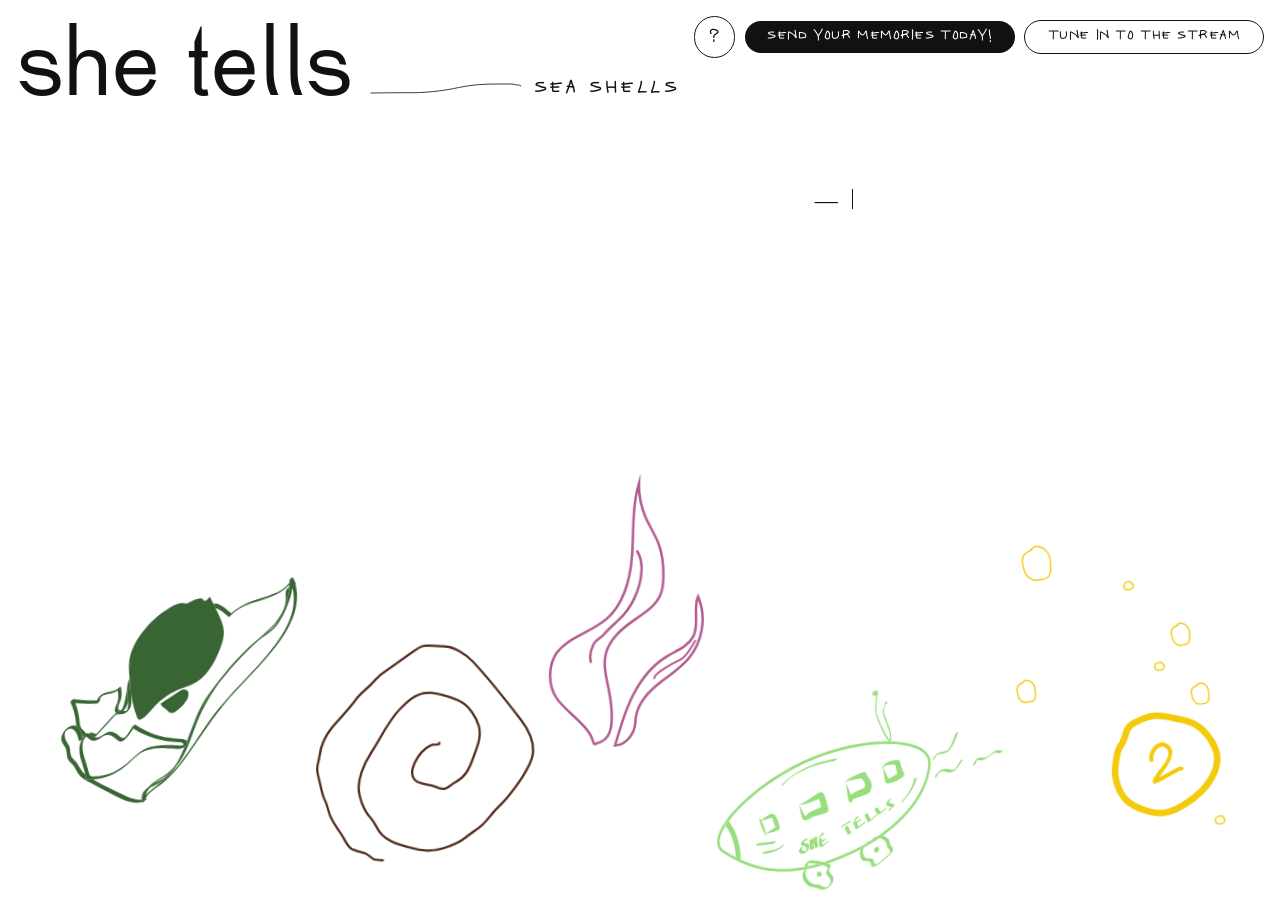
<file: index.html>
<!DOCTYPE html>
<html lang="en">
<head>
  <meta charset="UTF-8" />
  <meta name="viewport" content="width=device-width, initial-scale=1.0" />
  <title>She Tells — Sea Shells</title>
  <link rel="stylesheet" href="css/style2.css?v=30" />
</head>
<body>

<div class="page">

  <!-- Background layer — hidden until spiral is clicked -->
  <div class="page-bg"></div>

  <!-- Header -->
  <header class="header">
    <div class="brand">
      <span class="brand-title">she tells</span>
      <span class="brand-sub">
        <img src="drawings/Asset 2.svg" class="brand-line" alt="" aria-hidden="true" />
        sea shells
      </span>
    </div>

    <nav class="nav-buttons">
      <button class="btn btn-circle" id="btn-info" aria-haspopup="dialog">?</button>
      <button class="btn btn-filled" id="btn-memories" aria-haspopup="dialog">
        Send your memories today!
      </button>
      <button class="btn btn-outline" id="btn-dunes">tune in to the stream</button>
    </nav>
  </header>

  <!-- Tagline — dash is fixed; text is filled by typewriter JS -->
  <p class="tagline"><span class="tagline-dash">— </span><span class="tagline-text"></span><span class="tagline-cursor"></span></p>

  <!-- Illustrations — drop from top, wiggle on land -->
  <div class="illustrations">

    <div class="illus illus-shell" id="shell-illus"
         style="--size:19vw; --rot-start:-6deg; --rot-end:-3deg; --delay:0s;    --duration:2.6s; --y-rest:-10vh;">
      <img src="drawings/Asset 7.svg" alt="illustration 1" />
    </div>

    <div class="illus illus-spiral" id="spiral-illus"
         style="--size:17vw; --rot-start:4deg;  --rot-end:3deg;  --delay:0.3s;  --duration:2.5s; --y-rest:-3vh;">
      <img src="drawings/Asset 8.svg" alt="illustration 2" />
    </div>

    <div class="illus illus-acid" id="acid-illus"
         style="--size:12vw; --rot-start:-3deg; --rot-end:1deg;  --delay:0.55s; --duration:2.4s; --y-rest:-16vh;">
      <img src="drawings/Asset 11.svg" alt="illustration 3" />
    </div>

    <div class="illus illus-sargassum" id="sargassum-illus"
         style="--size:22vw; --rot-start:5deg;  --rot-end:2deg;  --delay:0.2s;  --duration:2.7s; --y-rest:0px;">
      <img src="drawings/Asset 14.svg" alt="illustration 4" />
    </div>

    <div class="illus illus-o2" id="o2-illus"
         style="--size:16vw; --rot-start:-4deg; --rot-end:-2deg; --delay:0.4s;  --duration:2.5s; --y-rest:-7vh;">
      <img src="drawings/Asset 9.svg" alt="illustration 5" />
    </div>

  </div>

  <!-- Spiral click panel: "sexy dunes" — INSIDE .page so it shares the same stacking context -->
  <div id="spiral-panel">
    <p class="spiral-title">sexy dunes</p>
    <p class="spiral-body">
      Research shows that<br>
      dunes which look sexy<br>
      have a 25% less chance<br>
      of getting littered.
    </p>
    <p class="spiral-bold">We got you covered.</p>
  </div>

  <!-- Spiral floating CTA button -->
  <button id="spiral-cta" aria-haspopup="dialog">
    <img src="drawings/Asset 16.svg" class="cta-wave" alt="" aria-hidden="true" />
    <span class="cta-pill-text">Send your memories today!</span>
  </button>

  <!-- Disclaimer — bottom right, appears with spiral click -->
  <p class="page-disclaimer" id="spiral-disclaimer">
    <strong>Disclaimer:</strong> Terms and conditions apply.
    The numbers stated are all predictions based on data
    from the She Tells Research Centre. Check the terms
    and conditions on our website.
  </p>

  <!-- Shell Cream top-right button -->
  <button id="shell-corner-btn">Outlast the acid era...</button>

  <!-- Shell Cream text panel -->
  <div id="shell-panel">
    <p class="shell-title">Shell Cream</p>
    <p class="shell-body">The ocean<br>doesn't care about<br>your insides</p>
    <p class="shell-bold">But we do.</p>
  </div>

  <!-- Shell Cream floating CTA (wave SVG + text, same as spiral) -->
  <button id="shell-cta" aria-haspopup="dialog">
    <img src="drawings/Asset 16.svg" class="cta-wave" alt="" aria-hidden="true" />
    <span class="cta-pill-text">Send your memories today!</span>
  </button>

  <!-- Shell Cream disclaimer -->
  <p class="page-disclaimer" id="shell-disclaimer">
    <strong>Disclaimer:</strong> She Tells Shell Cream is a cosmetic supplement and not
    a solution to ocean acidification. Individual carbonate saturation levels
    may vary. She Tells Corp assumes no liability for planetary pH.
  </p>

  <!-- ── O₂ (Asset 9) ── -->
  <button id="o2-corner-btn">You will oooh too...</button>

  <div id="o2-panel">
    <p class="o2-title">deluxe o<sub>2</sub></p>
    <p class="o2-body">Are you bored of your old, landy oxygen,<br>coming from those ugly green trees?</p>
    <p class="o2-bold">Breathe better, darling!</p>
  </div>

  <button id="o2-cta" aria-haspopup="dialog">
    <img src="drawings/Asset 16.svg" class="cta-wave" alt="" aria-hidden="true" />
    <span class="cta-pill-text">Send your memories today!</span>
  </button>

  <p class="page-disclaimer" id="o2-disclaimer">
    <strong>Disclaimer:</strong> Please only consume our premium oxygen if evolution
    has equipped you with the proper organs to process it.
  </p>

  <!-- ── Sargassum City (Asset 14) ── -->
  <button id="sargassum-corner-btn">@ The Big Sea-ty Life</button>

  <div id="sargassum-panel">
    <p class="sargassum-title">sargassum city</p>
    <p class="sargassum-body">Take me down to Sargassum City.<br>Where the grass is green<br>and the fish are pretty.</p>
    <p class="sargassum-bold">Get your prime location now.</p>
  </div>

  <button id="sargassum-cta" aria-haspopup="dialog">
    <img src="drawings/Asset 16.svg" class="cta-wave" alt="" aria-hidden="true" />
    <span class="cta-pill-text">Send your memories today!</span>
  </button>

  <p class="page-disclaimer" id="sargassum-disclaimer">
    <strong>Disclaimer:</strong> At Sargassum City, we do not take responsibility for climate change,
    carbon emissions, or the plastic in your body. If any of these symptoms occur in your area,
    please ask your doctor or pharmacist whether this is right for you.
  </p>

  <!-- ── Acid Tabs (Asset 11) ── -->
  <button id="acid-corner-btn">DISSOLVE WITH DIGNITY.</button>

  <div id="acid-panel">
    <p class="acid-title">acid tabs</p>
    <p class="acid-body">Keep your ACID UNDER control.<br>Now in Dimethyl SULFIDE Flavour!</p>
    <p class="acid-bold">The ocean will never leave you now.</p>
  </div>

  <button id="acid-cta" aria-haspopup="dialog">
    <img src="drawings/Asset 16.svg" class="cta-wave" alt="" aria-hidden="true" />
    <span class="cta-pill-text">Send your memories today!</span>
  </button>

  <p class="page-disclaimer" id="acid-disclaimer">
    <strong>Disclaimer:</strong> She Tells Acid Tabs are a food supplement and not a substitute
    for medical advice, ocean governance, or carbonate chemistry. Results may vary depending on
    your personal pH levels and the current aragonite saturation of your local waters.
  </p>

</div>

<!-- Info overlay -->
<div class="overlay" id="overlay-info" role="dialog" aria-modal="true">
  <div class="overlay-box">
    <button class="overlay-close" id="close-info" aria-label="Close">✕</button>
    <h2 class="overlay-title">Info</h2>
    <div class="overlay-body">
      <p>Add your project description here.</p>
    </div>
  </div>
</div>

<!-- Memories overlay -->
<div class="overlay" id="overlay-memories" role="dialog" aria-modal="true">
  <div class="overlay-box">
    <button class="overlay-close" id="close-memories" aria-label="Close">✕</button>
    <h2 class="overlay-title">Send your memories</h2>
    <div class="overlay-body">
      <p>Form coming soon.</p>
    </div>
  </div>
</div>

<script>
  /* ── Overlays ── */
  const openOverlay  = id => { document.getElementById(id).classList.add('active');    document.body.style.overflow = 'hidden'; };
  const closeOverlay = id => { document.getElementById(id).classList.remove('active'); document.body.style.overflow = ''; };

  document.getElementById('btn-info').addEventListener('click',       () => openOverlay('overlay-info'));
  document.getElementById('close-info').addEventListener('click',     () => closeOverlay('overlay-info'));
  document.getElementById('btn-memories').addEventListener('click',   () => openOverlay('overlay-memories'));
  document.getElementById('close-memories').addEventListener('click', () => closeOverlay('overlay-memories'));

  document.querySelectorAll('.overlay').forEach(el => {
    el.addEventListener('click', e => { if (e.target === el) closeOverlay(el.id); });
  });
  document.addEventListener('keydown', e => {
    if (e.key === 'Escape')
      document.querySelectorAll('.overlay.active').forEach(el => closeOverlay(el.id));
  });

  /* ── Typewriter ── */
  const phrases = [
    "I have… lots to tell you.., honey.",
    "While you are waiting, we have lots to tell.",
    "Yeah, I have things to tell.",
    "We have lots to tell.",
    "We have things to tell, honey.",
    "We are telling you so you better listen, honey.",
    "Baby! We have things to tell.",
    "Do tell, tell we shell?",
    "stay salty"
  ];

  const taglineText = document.querySelector('.tagline-text');
  let phraseIdx  = 0;
  let charIdx    = 0;
  let deleting   = false;

  function typeStep() {
    const phrase = phrases[phraseIdx];

    if (!deleting) {
      charIdx++;
      taglineText.textContent = phrase.slice(0, charIdx);
      if (charIdx === phrase.length) {
        deleting = true;
        setTimeout(typeStep, 2200);
        return;
      }
      const ch = phrase[charIdx - 1];
      const speed = (ch === '.' || ch === ',' || ch === '…') ? 180 : 62;
      setTimeout(typeStep, speed);
    } else {
      charIdx--;
      taglineText.textContent = phrase.slice(0, charIdx);
      if (charIdx === 0) {
        deleting = false;
        phraseIdx = (phraseIdx + 1) % phrases.length;
        setTimeout(typeStep, 420);
        return;
      }
      setTimeout(typeStep, 28);
    }
  }

  /* ── Spiral click interaction ── */
  const spiralIllus  = document.getElementById('spiral-illus');
  const spiralPanel  = document.getElementById('spiral-panel');
  const spiralCta    = document.getElementById('spiral-cta');
  const disclaimer   = document.getElementById('spiral-disclaimer');
  let   spiralOpen   = false;

  function positionSpiralContent() {
    // Place panel left of the spiral, CTA button above it
    const rect = spiralIllus.getBoundingClientRect();
    const cx   = rect.left + rect.width / 2;   // spiral centre x
    const cy   = rect.top  + rect.height / 2;  // spiral centre y

    // Panel: to the left, centred vertically on spiral
    spiralPanel.style.left  = Math.max(16, cx - rect.width * 1.9) + 'px';
    spiralPanel.style.top   = (cy - rect.height * 0.3) + 'px';
    spiralPanel.style.transform = 'none';

    // CTA button: above the spiral, slightly right of its centre
    const ctaW = spiralCta.offsetWidth;
    spiralCta.style.left  = (cx - ctaW / 2 + rect.width * 0.4) + 'px';
    spiralCta.style.top   = (rect.top - 60) + 'px';
    spiralCta.style.right = 'auto';
  }

  const pageEl   = document.querySelector('.page');
  const btnDunes = document.getElementById('btn-dunes');

  function openSpiral() {
    if (shellOpen)     closeShell();
    if (o2Open)        closeO2();
    if (sargassumOpen) closeSargassum();
    if (acidOpen)      closeAcid();
    spiralOpen = true;
    positionSpiralContent();
    spiralPanel.classList.add('active');
    spiralCta.classList.add('active');
    disclaimer.classList.add('active');
    pageEl.classList.add('spiral-open');
    btnDunes.textContent = 'Dunes don\'t lie baby!';
  }

  function closeSpiral() {
    spiralOpen = false;
    spiralPanel.classList.remove('active');
    spiralCta.classList.remove('active');
    disclaimer.classList.remove('active');
    pageEl.classList.remove('spiral-open');
    btnDunes.textContent = 'tune in to the stream';
  }

  spiralIllus.addEventListener('click', e => {
    e.stopPropagation();
    spiralOpen ? closeSpiral() : openSpiral();
  });

  // CTA button opens the memories overlay
  spiralCta.addEventListener('click', e => {
    e.stopPropagation();
    openOverlay('overlay-memories');
  });

  // Click anywhere else closes whichever panel is open
  document.addEventListener('click', () => {
    if (spiralOpen)    closeSpiral();
    if (shellOpen)     closeShell();
    if (o2Open)        closeO2();
    if (sargassumOpen) closeSargassum();
    if (acidOpen)      closeAcid();
  });

  /* ── Shell Cream (Asset 7) click interaction ── */
  const shellIllus      = document.getElementById('shell-illus');
  const shellPanel      = document.getElementById('shell-panel');
  const shellCta        = document.getElementById('shell-cta');
  const shellDisclaimer = document.getElementById('shell-disclaimer');
  const shellCornerBtn  = document.getElementById('shell-corner-btn');
  let   shellOpen       = false;

  function positionShellContent() {
    const rect = shellIllus.getBoundingClientRect();
    const cx   = rect.left + rect.width / 2;
    const cy   = rect.top  + rect.height / 2;

    // Panel: comfortably to the right of the illustration, not overlapping
    const panelLeft = rect.right + rect.width * 0.3;
    shellPanel.style.left  = Math.min(panelLeft, window.innerWidth * 0.38) + 'px';
    shellPanel.style.top   = (cy - rect.height * 0.3) + 'px';
    shellPanel.style.transform = 'none';

    // CTA: right above the shell illustration, centred on it (mirrors spiral)
    const ctaW = shellCta.offsetWidth;
    shellCta.style.left  = (cx - ctaW / 2 + rect.width * 0.1) + 'px';
    shellCta.style.top   = (rect.top - 60) + 'px';
    shellCta.style.right = 'auto';
  }

  function openShell() {
    if (spiralOpen) closeSpiral();
    if (o2Open)     closeO2();
    if (sargassumOpen) closeSargassum();
    if (acidOpen)   closeAcid();
    shellOpen = true;
    positionShellContent();
    shellPanel.classList.add('active');
    shellCta.classList.add('active');
    shellDisclaimer.classList.add('active');
    shellCornerBtn.classList.add('active');
    pageEl.classList.add('shell-open');
    btnDunes.textContent = 'Outlast the acid era...';
  }

  function closeShell() {
    shellOpen = false;
    shellPanel.classList.remove('active');
    shellCta.classList.remove('active');
    shellDisclaimer.classList.remove('active');
    shellCornerBtn.classList.remove('active');
    pageEl.classList.remove('shell-open');
    btnDunes.textContent = 'tune in to the stream';
  }

  shellIllus.addEventListener('click', e => {
    e.stopPropagation();
    shellOpen ? closeShell() : openShell();
  });

  shellCta.addEventListener('click', e => {
    e.stopPropagation();
    openOverlay('overlay-memories');
  });

  shellCornerBtn.addEventListener('click', e => {
    e.stopPropagation();
    closeShell();
  });

  /* ── O₂ (Asset 9) ── */
  const o2Illus      = document.getElementById('o2-illus');
  const o2Panel      = document.getElementById('o2-panel');
  const o2Cta        = document.getElementById('o2-cta');
  const o2Disclaimer = document.getElementById('o2-disclaimer');
  const o2CornerBtn  = document.getElementById('o2-corner-btn');
  let   o2Open       = false;

  function positionO2Content() {
    const rect = o2Illus.getBoundingClientRect();
    const cx   = rect.left + rect.width / 2;
    const cy   = rect.top  + rect.height / 2;
    // Panel: to the LEFT of the illustration
    const panelW = o2Panel.offsetWidth;
    o2Panel.style.left      = Math.max(16, cx - rect.width * 1.8 - panelW * 0.3) + 'px';
    o2Panel.style.top       = (cy - rect.height * 0.3) + 'px';
    o2Panel.style.transform = 'none';
    // CTA: above the illustration — clamp left so it never overflows the viewport
    const ctaW = o2Cta.offsetWidth;
    const ctaLeft = Math.min(cx - ctaW / 2, window.innerWidth - ctaW - 16);
    o2Cta.style.left  = Math.max(16, ctaLeft) + 'px';
    o2Cta.style.top   = (rect.top - 60) + 'px';
    o2Cta.style.right = 'auto';
  }

  function openO2() {
    if (spiralOpen) closeSpiral();
    if (shellOpen)  closeShell();
    if (sargassumOpen) closeSargassum();
    if (acidOpen)   closeAcid();
    o2Open = true;
    positionO2Content();
    o2Panel.classList.add('active');
    o2Cta.classList.add('active');
    o2Disclaimer.classList.add('active');
    o2CornerBtn.classList.add('active');
    pageEl.classList.add('o2-open');
    btnDunes.textContent = 'You will oooh too...';
  }

  function closeO2() {
    o2Open = false;
    o2Panel.classList.remove('active');
    o2Cta.classList.remove('active');
    o2Disclaimer.classList.remove('active');
    o2CornerBtn.classList.remove('active');
    pageEl.classList.remove('o2-open');
    btnDunes.textContent = 'tune in to the stream';
  }

  o2Illus.addEventListener('click', e => { e.stopPropagation(); o2Open ? closeO2() : openO2(); });
  o2Cta.addEventListener('click', e => { e.stopPropagation(); openOverlay('overlay-memories'); });
  o2CornerBtn.addEventListener('click', e => { e.stopPropagation(); closeO2(); });

  /* ── Sargassum City (Asset 14) ── */
  const sargassumIllus      = document.getElementById('sargassum-illus');
  const sargassumPanel      = document.getElementById('sargassum-panel');
  const sargassumCta        = document.getElementById('sargassum-cta');
  const sargassumDisclaimer = document.getElementById('sargassum-disclaimer');
  const sargassumCornerBtn  = document.getElementById('sargassum-corner-btn');
  let   sargassumOpen       = false;

  function positionSargassumContent() {
    const rect = sargassumIllus.getBoundingClientRect();
    const cx   = rect.left + rect.width / 2;
    const cy   = rect.top  + rect.height / 2;
    // Panel: to the LEFT of the illustration — top comes from CSS, only left is set by JS
    const panelW = sargassumPanel.offsetWidth;
    sargassumPanel.style.left      = Math.max(16, cx - rect.width * 1.6 - panelW * 0.2) + 'px';
    sargassumPanel.style.transform = 'none';
    // CTA: above the illustration
    const ctaW = sargassumCta.offsetWidth;
    sargassumCta.style.left  = (cx - ctaW / 2) + 'px';
    sargassumCta.style.top   = (rect.top - 60) + 'px';
    sargassumCta.style.right = 'auto';
  }

  function openSargassum() {
    if (spiralOpen) closeSpiral();
    if (shellOpen)  closeShell();
    if (o2Open)     closeO2();
    if (acidOpen)   closeAcid();
    sargassumOpen = true;
    positionSargassumContent();
    sargassumPanel.classList.add('active');
    sargassumCta.classList.add('active');
    sargassumDisclaimer.classList.add('active');
    sargassumCornerBtn.classList.add('active');
    pageEl.classList.add('sargassum-open');
    btnDunes.textContent = '@ The Big Sea-ty Life';
  }

  function closeSargassum() {
    sargassumOpen = false;
    sargassumPanel.classList.remove('active');
    sargassumCta.classList.remove('active');
    sargassumDisclaimer.classList.remove('active');
    sargassumCornerBtn.classList.remove('active');
    pageEl.classList.remove('sargassum-open');
    btnDunes.textContent = 'tune in to the stream';
  }

  sargassumIllus.addEventListener('click', e => { e.stopPropagation(); sargassumOpen ? closeSargassum() : openSargassum(); });
  sargassumCta.addEventListener('click', e => { e.stopPropagation(); openOverlay('overlay-memories'); });
  sargassumCornerBtn.addEventListener('click', e => { e.stopPropagation(); closeSargassum(); });

  /* ── Acid Tabs (Asset 11) ── */
  const acidIllus      = document.getElementById('acid-illus');
  const acidPanel      = document.getElementById('acid-panel');
  const acidCta        = document.getElementById('acid-cta');
  const acidDisclaimer = document.getElementById('acid-disclaimer');
  const acidCornerBtn  = document.getElementById('acid-corner-btn');
  let   acidOpen       = false;

  function positionAcidContent() {
    const rect = acidIllus.getBoundingClientRect();
    const cx   = rect.left + rect.width / 2;
    const cy   = rect.top  + rect.height / 2;
    // Panel: to the LEFT of the illustration
    const panelW = acidPanel.offsetWidth;
    acidPanel.style.left      = Math.max(16, cx - rect.width * 1.6 - panelW * 0.2) + 'px';
    acidPanel.style.top       = (cy - rect.height * 0.3) + 'px';
    acidPanel.style.transform = 'none';
    // CTA: above the illustration
    const ctaW = acidCta.offsetWidth;
    acidCta.style.left  = (cx - ctaW / 2) + 'px';
    acidCta.style.top   = (rect.top - 60) + 'px';
    acidCta.style.right = 'auto';
  }

  function openAcid() {
    if (spiralOpen)    closeSpiral();
    if (shellOpen)     closeShell();
    if (o2Open)        closeO2();
    if (sargassumOpen) closeSargassum();
    acidOpen = true;
    positionAcidContent();
    acidPanel.classList.add('active');
    acidCta.classList.add('active');
    acidDisclaimer.classList.add('active');
    acidCornerBtn.classList.add('active');
    pageEl.classList.add('acid-open');
    btnDunes.textContent = 'DISSOLVE WITH DIGNITY.';
  }

  function closeAcid() {
    acidOpen = false;
    acidPanel.classList.remove('active');
    acidCta.classList.remove('active');
    acidDisclaimer.classList.remove('active');
    acidCornerBtn.classList.remove('active');
    pageEl.classList.remove('acid-open');
    btnDunes.textContent = 'tune in to the stream';
  }

  acidIllus.addEventListener('click', e => { e.stopPropagation(); acidOpen ? closeAcid() : openAcid(); });
  acidCta.addEventListener('click', e => { e.stopPropagation(); openOverlay('overlay-memories'); });
  acidCornerBtn.addEventListener('click', e => { e.stopPropagation(); closeAcid(); });

  /* ── btnDunes click: closes whichever section is open ── */
  btnDunes.addEventListener('click', e => {
    e.stopPropagation();
    if (spiralOpen)    closeSpiral();
    if (shellOpen)     closeShell();
    if (o2Open)        closeO2();
    if (sargassumOpen) closeSargassum();
    if (acidOpen)      closeAcid();
  });

  /* ── Align tagline: left edge flush with ? button, floated below header ── */
  function positionTagline() {
    const btn     = document.getElementById('btn-info');
    const tagline = document.querySelector('.tagline');
    const btnRect = btn.getBoundingClientRect();

    // Left edge of tagline = left edge of the ? button
    tagline.style.left = btnRect.left + 'px';
    tagline.style.right = 'auto';

    // Vertical: header bottom + ~18% of viewport height — sits below header
    // but well above the illustrations (not right under the button)
    tagline.style.top = (btnRect.bottom + window.innerHeight * 0.14) + 'px';
  }

  /* ── Mobile: zero out --y-rest so translateY(0) = CSS top position ── */
  function applyMobileLayout() {
    const isMobile = window.innerWidth <= 768;
    document.querySelectorAll('.illus').forEach(el => {
      if (isMobile) {
        el.style.setProperty('--y-rest', '0px');
      } else {
        // restore original values from data attributes (set once on first run)
        const orig = el.dataset.yrest;
        if (orig) el.style.setProperty('--y-rest', orig);
      }
    });
  }

  // Store originals before mutating
  document.querySelectorAll('.illus').forEach(el => {
    el.dataset.yrest = el.style.getPropertyValue('--y-rest') || '0px';
  });

  applyMobileLayout();
  window.addEventListener('resize', applyMobileLayout);

  positionTagline();
  window.addEventListener('resize', positionTagline);

  /* ── Trigger drop animation after fonts + images are ready ── */
  async function kickAnimations() {
    await document.fonts.ready;

    // Wait for all images to load so sizes are known
    const imgs = [...document.querySelectorAll('.illus img')];
    await Promise.all(imgs.map(img =>
      img.complete ? Promise.resolve() : new Promise(r => { img.onload = r; img.onerror = r; })
    ));

    // Small tick so the browser has painted the initial transform state
    requestAnimationFrame(() => requestAnimationFrame(() => {
      document.querySelectorAll('.illus').forEach(el => el.classList.add('animate'));
    }));

    // Start typewriter after the last illustration finishes landing
    // max(delay + duration) across all 5 illus = 0.55 + 2.4 = 2.95 s
    setTimeout(typeStep, 2950 + 350);
  }

  kickAnimations();
</script>

</body>
</html>
</file>
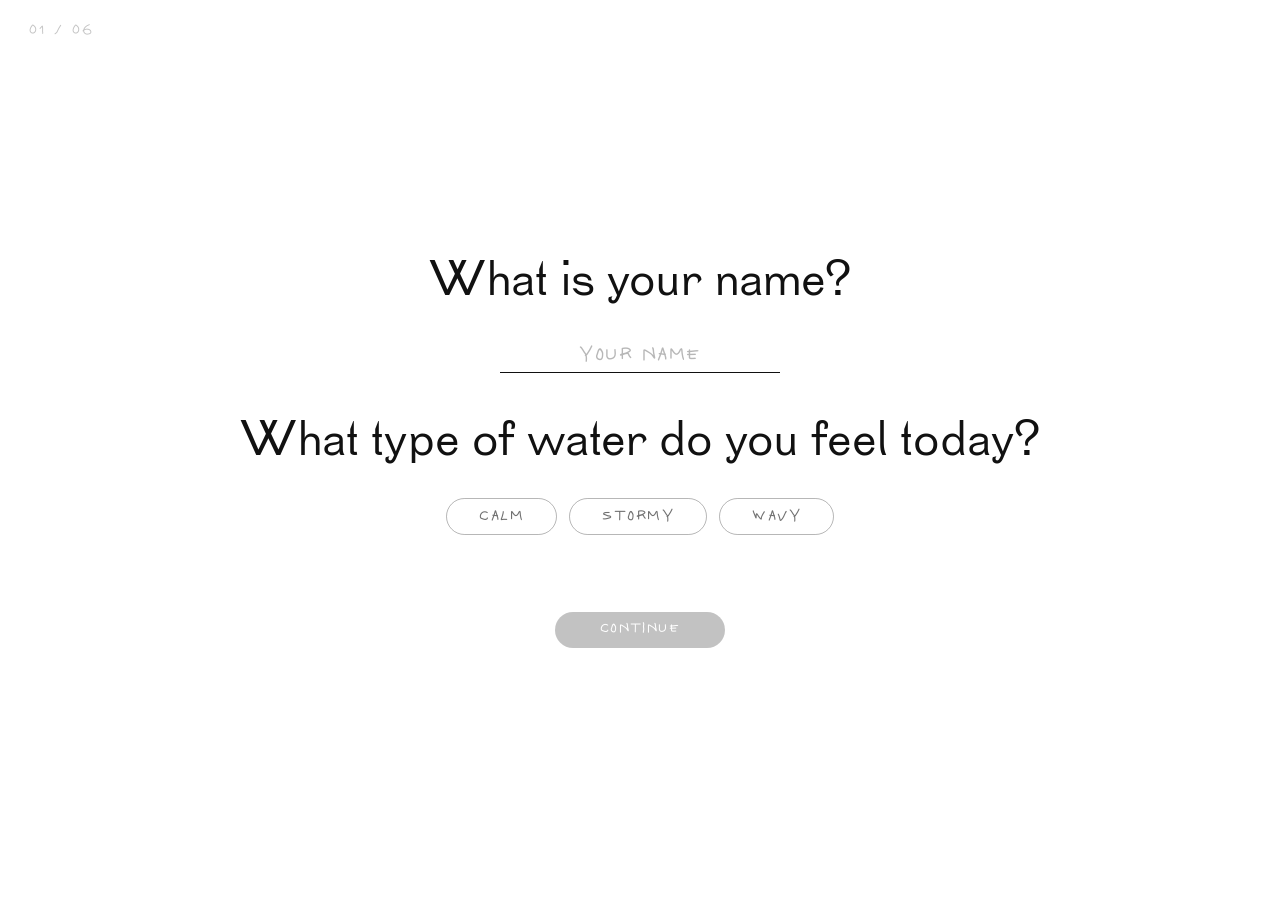
<file: form.html>
<!DOCTYPE html>
<html lang="en">
<head>
  <meta charset="UTF-8" />
  <meta name="viewport" content="width=device-width, initial-scale=1.0"/>
  <title>Water Memory — She Tells</title>
  <style>
    @font-face {
      font-family: 'CeleScript';
      src: url('Fonts/Celescript (2).ttf') format('truetype');
    }
    @font-face {
      font-family: 'NaNTresor';
      src: url('Fonts/NaNTresor/ttf/NaNTresorM-ExtraLight.ttf') format('truetype');
      font-weight: 200;
    }
    @font-face {
      font-family: 'NaNTresor';
      src: url('Fonts/NaNTresor/ttf/NaNTresorM-Regular.ttf') format('truetype');
      font-weight: 400;
    }
    @font-face {
      font-family: 'NaNTresor';
      src: url('Fonts/NaNTresor/ttf/NaNTresorM-Bold.ttf') format('truetype');
      font-weight: 700;
    }

    :root {
      --black: #111111;
      --white: #ffffff;
      --brown: #5B2915;
      --grey:  rgba(17,17,17,0.12);
    }

    *, *::before, *::after { margin: 0; padding: 0; box-sizing: border-box; }

    html, body {
      width: 100%;
      height: 100%;
      overflow: hidden;
      background: var(--white);
    }

    /* ── Page system ── */
    .page {
      display: none;
      flex-direction: column;
      align-items: center;
      justify-content: center;
      height: 100vh;
      padding: 2rem;
      text-align: center;
      position: relative;
      overflow: hidden;
      background: var(--white);
      animation: fadeIn 1s ease;
    }
    .page.active { display: flex; }

    @keyframes fadeIn {
      from { opacity: 0; transform: translateY(10px); }
      to   { opacity: 1; transform: translateY(0); }
    }

    /* ── Typography ── */
    h1 {
      font-family: 'NaNTresor', serif;
      font-weight: 200;
      color: var(--black);
      font-size: clamp(1.8rem, 4vw, 3rem);
      letter-spacing: -0.02em;
      margin-bottom: 1.8rem;
      line-height: 1.2;
    }
    h2 {
      font-family: 'NaNTresor', serif;
      font-weight: 200;
      color: var(--black);
      font-size: clamp(1.4rem, 3vw, 2.2rem);
      letter-spacing: -0.01em;
      line-height: 1.5;
      max-width: 600px;
      position: relative;
      z-index: 2;
    }
    h2 em { font-style: italic; color: var(--brown); }

    /* ── Name input ── */
    .name-wrap { margin-bottom: 2.4rem; }
    input[type="text"] {
      background: transparent;
      border: none;
      border-bottom: 1.5px solid var(--black);
      color: var(--black);
      font-family: 'CeleScript', cursive;
      font-size: 1.2rem;
      letter-spacing: 0.08em;
      outline: none;
      padding: 0.4rem 0;
      text-align: center;
      width: 280px;
      transition: border-color 0.2s;
    }
    input[type="text"]:focus { border-color: var(--brown); }
    input[type="text"]::placeholder { color: rgba(17,17,17,0.3); }

    /* ── Water buttons ── */
    .water-options {
      display: flex;
      flex-wrap: wrap;
      gap: 0.75rem;
      justify-content: center;
      margin-bottom: 2.4rem;
    }
    .water-btn {
      background: transparent;
      border: 1.5px solid rgba(17,17,17,0.3);
      color: rgba(17,17,17,0.6);
      cursor: pointer;
      font-family: 'CeleScript', cursive;
      font-size: clamp(11px, 1.2vw, 15px);
      letter-spacing: 0.1em;
      padding: 0.6rem 2rem;
      border-radius: 2rem;
      transition: all 0.25s ease;
    }
    .water-btn:hover { border-color: var(--black); color: var(--black); }
    .water-btn.selected {
      background: var(--brown);
      border-color: var(--brown);
      color: var(--white);
    }

    /* ── Primary action buttons ── */
    .next-btn, .submit-btn {
      background: var(--black);
      border: none;
      color: var(--white);
      cursor: pointer;
      font-family: 'CeleScript', cursive;
      font-size: clamp(11px, 1.1vw, 14px);
      letter-spacing: 0.1em;
      margin-top: 2.4rem;
      padding: 0.65rem 2.8rem;
      border-radius: 2rem;
      text-transform: uppercase;
      transition: background 0.2s, transform 0.1s;
      position: relative;
      z-index: 2;
    }
    .next-btn:hover, .submit-btn:hover { background: #333; }
    .next-btn:active, .submit-btn:active { transform: scale(0.97); }
    .next-btn:disabled { opacity: 0.25; cursor: default; }

    /* ── Step indicator ── */
    .step-indicator {
      position: absolute;
      top: 1.5rem;
      left: 1.8rem;
      font-family: 'CeleScript', cursive;
      color: rgba(17,17,17,0.25);
      font-size: clamp(9px, 1vw, 12px);
      letter-spacing: 0.2em;
      text-transform: uppercase;
      z-index: 10;
    }

    /* ── Back link ── */
    .back-link {
      position: absolute;
      bottom: 1.8rem;
      left: 50%;
      transform: translateX(-50%);
      background: none;
      border: none;
      color: rgba(17,17,17,0.3);
      cursor: pointer;
      font-family: 'CeleScript', cursive;
      font-size: clamp(9px, 1vw, 12px);
      letter-spacing: 0.18em;
      text-transform: uppercase;
      transition: color 0.2s;
      z-index: 10;
      white-space: nowrap;
    }
    .back-link:hover { color: var(--black); }

    /* ── Breathe countdown ── */
    .breathe-label {
      font-family: 'CeleScript', cursive;
      font-size: clamp(11px, 1.1vw, 14px);
      letter-spacing: 0.2em;
      text-transform: uppercase;
      color: rgba(17,17,17,0.3);
      margin-bottom: 0.6rem;
    }
    .breathe-count-wrap {
      overflow: hidden;
      height: clamp(100px, 18vw, 200px);
      display: flex;
      align-items: center;
      justify-content: center;
    }
    .breathe-count {
      font-family: 'NaNTresor', serif;
      font-weight: 200;
      font-size: clamp(100px, 18vw, 200px);
      line-height: 1;
      color: var(--black);
      display: block;
      transition: transform 0.22s cubic-bezier(0.4,0,0.2,1), opacity 0.22s ease;
    }
    .breathe-count.roll-out {
      transform: translateY(-60px);
      opacity: 0;
    }
    .breathe-count.roll-in {
      transform: translateY(60px);
      opacity: 0;
    }

    /* ── Choose format cards ── */
    .choose-options {
      display: flex;
      gap: 1.2rem;
      margin-top: 0.5rem;
      z-index: 2;
    }
    .choose-card {
      background: transparent;
      border: 1.5px solid rgba(17,17,17,0.2);
      color: rgba(17,17,17,0.6);
      cursor: pointer;
      font-family: 'CeleScript', cursive;
      display: flex;
      flex-direction: column;
      align-items: center;
      gap: 0.8rem;
      padding: 2rem 2.4rem;
      border-radius: 0.8rem;
      transition: all 0.25s ease;
      width: 150px;
    }
    .choose-card:hover {
      border-color: var(--brown);
      color: var(--brown);
    }
    .choose-card-icon { font-size: 1.8rem; line-height: 1; }
    .choose-card-label {
      font-size: clamp(9px, 1vw, 12px);
      letter-spacing: 0.18em;
      text-transform: uppercase;
    }

    /* ── Voice recording ── */
    #step-voice { justify-content: center; gap: 0; }
    .voice-section {
      display: flex;
      flex-direction: column;
      align-items: center;
      gap: 0.55rem;
      width: 100%;
      max-width: 400px;
    }
    .record-wrap {
      position: relative;
      display: flex;
      align-items: center;
      justify-content: center;
      width: 100px;
      height: 100px;
      margin-bottom: 0.3rem;
    }
    .record-ring {
      position: absolute;
      inset: 0;
      border-radius: 50%;
      border: 1.5px solid rgba(17,17,17,0.15);
      transition: transform 0.3s, opacity 0.3s;
    }
    .record-ring.pulsing  { animation: ringPulse 1s ease-in-out infinite; border-color: rgba(91,41,21,0.5); }
    .record-ring-2 {
      position: absolute;
      inset: -12px;
      border-radius: 50%;
      border: 1px solid transparent;
    }
    .record-ring-2.pulsing { animation: ringPulse2 1s ease-in-out infinite 0.25s; border-color: rgba(91,41,21,0.25); }
    @keyframes ringPulse  { 0%,100%{transform:scale(1);opacity:.8} 50%{transform:scale(1.5);opacity:.15} }
    @keyframes ringPulse2 { 0%,100%{transform:scale(1);opacity:.5} 50%{transform:scale(1.65);opacity:0}   }

    .record-btn {
      width: 76px;
      height: 76px;
      border-radius: 50%;
      border: 1.5px solid rgba(17,17,17,0.3);
      background: transparent;
      color: var(--black);
      cursor: pointer;
      display: flex;
      align-items: center;
      justify-content: center;
      font-size: 1.8rem;
      position: relative;
      transition: background 0.25s, border-color 0.25s, transform 0.1s;
      user-select: none;
      -webkit-user-select: none;
      touch-action: none;
      z-index: 1;
    }
    .record-btn:hover { background: rgba(17,17,17,0.05); border-color: var(--black); }
    .record-btn.recording {
      background: rgba(91,41,21,0.08);
      border-color: var(--brown);
      transform: scale(0.95);
    }

    .record-hint {
      font-family: 'CeleScript', cursive;
      color: rgba(17,17,17,0.4);
      font-size: clamp(9px, 1vw, 12px);
      letter-spacing: 0.16em;
      text-transform: uppercase;
      transition: color .3s;
    }
    .record-hint.active { color: var(--brown); }
    .record-timer {
      font-family: 'NaNTresor', serif;
      font-weight: 400;
      color: rgba(17,17,17,0.5);
      font-size: 1rem;
      letter-spacing: 0.12em;
      font-variant-numeric: tabular-nums;
      min-height: 1.4rem;
    }
    .mic-error {
      font-family: 'CeleScript', cursive;
      color: var(--brown);
      font-size: clamp(9px, 1vw, 12px);
      letter-spacing: 0.08em;
      min-height: 1rem;
      max-width: 340px;
      text-align: center;
    }

    /* Playback */
    .audio-preview {
      display: none;
      flex-direction: column;
      align-items: center;
      gap: 0.5rem;
      width: 100%;
    }
    .audio-preview audio {
      width: 100%;
      max-width: 300px;
      height: 32px;
    }
    .rerecord-btn {
      background: transparent;
      border: none;
      color: rgba(17,17,17,0.35);
      cursor: pointer;
      font-family: 'CeleScript', cursive;
      font-size: clamp(9px, 1vw, 11px);
      letter-spacing: 0.14em;
      text-transform: uppercase;
      transition: color 0.2s;
    }
    .rerecord-btn:hover { color: var(--black); }

    /* Dividers */
    .upload-divider, .text-divider {
      display: flex;
      align-items: center;
      gap: 0.8rem;
      width: 100%;
      margin: 0.6rem 0;
    }
    .upload-divider::before, .upload-divider::after,
    .text-divider::before,   .text-divider::after {
      content: '';
      flex: 1;
      height: 1px;
      background: rgba(17,17,17,0.1);
    }
    .upload-divider span, .text-divider span {
      font-family: 'CeleScript', cursive;
      color: rgba(17,17,17,0.3);
      font-size: clamp(8px, 0.9vw, 11px);
      letter-spacing: 0.2em;
      text-transform: uppercase;
    }

    /* File labels */
    .upload-file-label, .text-file-label {
      font-family: 'CeleScript', cursive;
      color: rgba(17,17,17,0.4);
      font-size: clamp(9px, 1vw, 12px);
      letter-spacing: 0.12em;
      text-decoration: underline;
      text-underline-offset: 3px;
      text-decoration-color: var(--brown);
      cursor: pointer;
      transition: color 0.2s;
    }
    .upload-file-label:hover, .text-file-label:hover { color: var(--brown); }
    input[type="file"] { display: none; }

    /* ── Text memory ── */
    #step-text { justify-content: center; }
    .text-section {
      display: flex;
      flex-direction: column;
      align-items: center;
      gap: 1rem;
      width: 100%;
      max-width: 520px;
    }
    textarea {
      background: transparent;
      border: 1.5px solid rgba(17,17,17,0.15);
      border-radius: 0;
      color: var(--black);
      font-family: 'NaNTresor', serif;
      font-weight: 400;
      font-size: 1rem;
      letter-spacing: 0.02em;
      line-height: 1.8;
      outline: none;
      padding: 1.2rem 1.4rem;
      resize: none;
      width: 100%;
      height: 200px;
      transition: border-color 0.3s;
    }
    textarea::placeholder { color: rgba(17,17,17,0.25); }
    textarea:focus { border-color: var(--brown); }
    .text-file-status {
      font-family: 'CeleScript', cursive;
      color: rgba(17,17,17,0.5);
      font-size: clamp(9px, 1vw, 12px);
      min-height: 1rem;
    }

    /* ── Thank you ── */
    .thankyou-name {
      font-family: 'CeleScript', cursive;
      color: rgba(17,17,17,0.4);
      font-size: clamp(9px, 1vw, 13px);
      letter-spacing: 0.22em;
      text-transform: uppercase;
      margin-bottom: 1.2rem;
    }

    /* ── Step backgrounds ── */

    /* Step 1: plain white */
    #step-1 { background: var(--white); }

    /* Calm → Sargassum City: dark mossy green, very subtle */
    #step-calm {
      background: linear-gradient(160deg, #eef5ec 0%, #d4e8cc 60%, #c2dbb8 100%);
    }

    /* Stormy → Acid Tabs pink/magenta */
    #step-stormy {
      background: linear-gradient(160deg, #fdf0f8 0%, #f5d8ee 100%);
    }

    /* Wavy → Deluxe O2 electric blue */
    #step-wavy {
      background: linear-gradient(160deg, #f0f5ff 0%, #d8e8fc 100%);
    }

    /* Breathe + Choose: plain white */
    #step-breathe, #step-choose { background: var(--white); }

    /* Voice / Text / Thank you: plain white */
    #step-voice, #step-text, #step-thankyou { background: var(--white); }

    /* ── Orbs — tinted to match each step ── */
    .orb {
      position: absolute;
      border-radius: 50%;
      filter: blur(100px);
      opacity: 0.35;
      pointer-events: none;
    }

    /* Stormy: pink orbs */
    #step-stormy .orb-1 { width: 480px; height: 480px; background: #e060b0; top: -160px; left: -140px; animation: drift1 10s ease-in-out infinite; }

    /* Wavy: blue orbs */
    .orb-1 { width: 480px; height: 480px; background: #6688ee; top: -160px; left: -140px; animation: drift1 10s ease-in-out infinite; }
    .orb-2 { width: 420px; height: 420px; background: #4466cc; bottom: -120px; right: -100px; animation: drift2 12s ease-in-out infinite; }
    .orb-3 { width: 320px; height: 320px; background: #88aaff; top: 50%; left: 52%; transform: translate(-50%,-50%); animation: drift3 9s ease-in-out infinite; }

    @keyframes drift1 { 0%,100%{transform:translate(0,0) scale(1)} 50%{transform:translate(50px,40px) scale(1.08)} }
    @keyframes drift2 { 0%,100%{transform:translate(0,0) scale(1)} 50%{transform:translate(-45px,-35px) scale(1.06)} }
    @keyframes drift3 { 0%,100%{transform:translate(-50%,-50%) scale(1)} 50%{transform:translate(-50%,calc(-50% + 28px)) scale(1.04)} }
  </style>
</head>
<body>

<!-- ─────────────────────────────────────────
     STEP 1 · Name + Water Type
───────────────────────────────────────── -->
<div class="page active" id="step-1">
  <span class="step-indicator">01 / 06</span>

  <div class="name-wrap">
    <h1>What is your name?</h1>
    <input type="text" id="name-input" placeholder="your name" autocomplete="off" />
  </div>

  <h1>What type of water do you feel today?</h1>
  <div class="water-options">
    <button class="water-btn" data-type="calm">Calm</button>
    <button class="water-btn" data-type="stormy">Stormy</button>
    <button class="water-btn" data-type="wavy">Wavy</button>
  </div>

  <button class="next-btn" id="step1-next" disabled>Continue</button>
</div>


<!-- ─────────────────────────────────────────
     STEP 2a · Calm
───────────────────────────────────────── -->
<div class="page" id="step-calm">
  <span class="step-indicator">02 / 06</span>
  <h2 id="calm-greeting" style="font-size:0.9rem;letter-spacing:0.22em;opacity:0.4;margin-bottom:1.8rem;text-transform:uppercase;"></h2>
  <h2>Close your eyes and remember<br>a <em>calm</em> memory next to the water.</h2>
  <button class="next-btn" onclick="goTo('step-breathe')">Next</button>
</div>


<!-- ─────────────────────────────────────────
     STEP 2b · Stormy
───────────────────────────────────────── -->
<div class="page" id="step-stormy">
  <span class="step-indicator">02 / 06</span>
  <div class="orb orb-1" style="background:#1e2f4a;filter:blur(100px);opacity:.4;"></div>
  <h2 id="stormy-greeting" style="font-size:0.9rem;letter-spacing:0.22em;opacity:0.4;margin-bottom:1.8rem;text-transform:uppercase;"></h2>
  <h2>Close your eyes and remember<br>a <em>stormy</em> memory next to the water.</h2>
  <button class="next-btn" onclick="goTo('step-breathe')" style="position:relative;z-index:2;">Next</button>
</div>


<!-- ─────────────────────────────────────────
     STEP 2c · Wavy
───────────────────────────────────────── -->
<div class="page" id="step-wavy">
  <span class="step-indicator">02 / 06</span>
  <div class="orb orb-1"></div>
  <div class="orb orb-2"></div>
  <div class="orb orb-3"></div>
  <h2 id="wavy-greeting" style="font-size:0.9rem;letter-spacing:0.22em;opacity:0.4;margin-bottom:1.8rem;text-transform:uppercase;"></h2>
  <h2>Close your eyes and remember<br>a <em>wavy</em> memory next to the water.</h2>
  <button class="next-btn" onclick="goTo('step-breathe')">Next</button>
</div>


<!-- ─────────────────────────────────────────
     STEP 3 · Breathe
───────────────────────────────────────── -->
<div class="page" id="step-breathe">
  <span class="step-indicator">03 / 06</span>
  <p class="breathe-label">breathe</p>
  <div class="breathe-count-wrap">
    <span class="breathe-count" id="breathe-count">10</span>
  </div>
</div>


<!-- ─────────────────────────────────────────
     STEP 4 · Choose format
───────────────────────────────────────── -->
<div class="page" id="step-choose">
  <span class="step-indicator">04 / 06</span>
  <h1 style="margin-bottom:2.4rem;">How would you like<br>to leave your memory?</h1>

  <div class="choose-options">
    <button class="choose-card" onclick="goTo('step-voice')">
      <span class="choose-card-icon">🎙</span>
      <span class="choose-card-label">Voice</span>
    </button>
    <button class="choose-card" onclick="goTo('step-text')">
      <span class="choose-card-icon">✍️</span>
      <span class="choose-card-label">Text</span>
    </button>
  </div>

  <button class="back-link" onclick="goTo('step-breathe')">← back</button>
</div>


<!-- ─────────────────────────────────────────
     STEP 5a · Voice recording
───────────────────────────────────────── -->
<div class="page" id="step-voice">
  <span class="step-indicator">05 / 06</span>
  <h1 style="margin-bottom:2rem;font-size:1.1rem;letter-spacing:0.1em;opacity:0.7;">Leave your voice memory.</h1>

  <div class="voice-section">
    <!-- Animated record button -->
    <div class="record-wrap">
      <div class="record-ring"   id="record-ring"></div>
      <div class="record-ring-2" id="record-ring-2"></div>
      <button class="record-btn" id="record-btn" aria-label="Hold to record">🎙</button>
    </div>

    <p class="record-hint" id="record-hint">Hold to record</p>
    <p class="record-timer"  id="record-timer"></p>
    <p class="mic-error"     id="mic-error"></p>

    <!-- Playback after recording -->
    <div class="audio-preview" id="audio-preview">
      <audio id="audio-playback" controls></audio>
      <button class="rerecord-btn" id="rerecord-btn">↺ Record again</button>
    </div>

    <!-- Upload fallback -->
    <div class="upload-divider"><span>or upload a file</span></div>
    <label for="voice-upload">
      <span class="upload-file-label" id="voice-file-label">Choose audio file</span>
      <input type="file" id="voice-upload" accept="audio/*" onchange="voiceFileSelected(this)">
    </label>
  </div>

  <button class="submit-btn" onclick="submitForm()">Submit Memory</button>
  <button class="back-link" onclick="goTo('step-choose')">← back</button>
</div>


<!-- ─────────────────────────────────────────
     STEP 5b · Text memory
───────────────────────────────────────── -->
<div class="page" id="step-text">
  <span class="step-indicator">05 / 06</span>
  <h1 style="margin-bottom:1.6rem;font-size:1.1rem;letter-spacing:0.1em;opacity:0.7;">Write your memory.</h1>

  <div class="text-section">
    <textarea
      id="memory-textarea"
      placeholder="Begin writing…"
      spellcheck="false"
    ></textarea>

    <p class="text-file-status" id="text-file-status"></p>

    <div class="text-divider"><span>or upload a document</span></div>
    <label for="text-upload">
      <span class="text-file-label" id="text-file-label">Choose file (.txt · .doc · .pdf)</span>
      <input type="file" id="text-upload" accept=".txt,.doc,.docx,.pdf" onchange="textFileSelected(this)">
    </label>
  </div>

  <button class="submit-btn" onclick="submitForm()">Submit Memory</button>
  <button class="back-link" onclick="goTo('step-choose')">← back</button>
</div>


<!-- ─────────────────────────────────────────
     STEP 6 · Thank You
───────────────────────────────────────── -->
<div class="page" id="step-thankyou">
  <span class="step-indicator">06 / 06</span>
  <p class="thankyou-name" id="thankyou-name"></p>
  <h2>Your memory has been received.<br><br>Thank you.</h2>
</div>


<!-- ─────────────────────────────────────────
     SCRIPTS
───────────────────────────────────────── -->
<script>
  /* ═══════════════════════════════════════
     STATE
  ═══════════════════════════════════════ */
  let selectedWater = null;
  let userName      = '';
  let recordedBlob  = null;   // live recording
  let voiceFile     = null;   // uploaded audio file
  let textFile      = null;   // uploaded text file

  /* ═══════════════════════════════════════
     STEP 1 — name + water
  ═══════════════════════════════════════ */
  document.querySelectorAll('.water-btn').forEach(btn => {
    btn.addEventListener('click', function () {
      document.querySelectorAll('.water-btn').forEach(b => b.classList.remove('selected'));
      this.classList.add('selected');
      selectedWater = this.dataset.type;
      validateStep1();
    });
  });
  document.getElementById('name-input').addEventListener('input', validateStep1);

  function validateStep1() {
    const name = document.getElementById('name-input').value.trim();
    document.getElementById('step1-next').disabled = !(name && selectedWater);
  }

  document.getElementById('step1-next').addEventListener('click', function () {
    if (this.disabled) return;
    userName = document.getElementById('name-input').value.trim();
    const g  = userName.toUpperCase();
    ['calm','stormy','wavy'].forEach(t =>
      document.getElementById(t + '-greeting').textContent = g
    );
    goTo('step-' + selectedWater);
  });

  /* ═══════════════════════════════════════
     PAGE TRANSITIONS
  ═══════════════════════════════════════ */
  let breatheTimer = null;

  function goTo(pageId) {
    document.querySelectorAll('.page').forEach(p => p.classList.remove('active'));
    const t = document.getElementById(pageId);
    t.classList.add('active');
    t.style.animation = 'none';
    t.offsetHeight;
    t.style.animation = '';
    if (pageId === 'step-breathe') startBreatheCountdown();
  }

  function startBreatheCountdown() {
    if (breatheTimer) clearInterval(breatheTimer);
    let count = 10;
    const el = document.getElementById('breathe-count');
    el.textContent = count;
    el.classList.remove('roll-out', 'roll-in');

    breatheTimer = setInterval(() => {
      // roll current number out upward
      el.classList.add('roll-out');
      setTimeout(() => {
        count--;
        el.classList.remove('roll-out');
        el.classList.add('roll-in');
        el.textContent = count;
        // force reflow then animate in
        el.offsetHeight;
        el.classList.remove('roll-in');

        if (count === 0) {
          clearInterval(breatheTimer);
          setTimeout(() => goTo('step-choose'), 600);
        }
      }, 220);
    }, 1000);
  }

  /* ═══════════════════════════════════════
     PRESS-AND-HOLD VOICE RECORDER
  ═══════════════════════════════════════ */
  const recordBtn   = document.getElementById('record-btn');
  const recordRing  = document.getElementById('record-ring');
  const recordRing2 = document.getElementById('record-ring-2');
  const recordHint  = document.getElementById('record-hint');
  const recordTimer = document.getElementById('record-timer');
  const micError    = document.getElementById('mic-error');
  const audioPreview  = document.getElementById('audio-preview');
  const audioPlayback = document.getElementById('audio-playback');

  let mediaRecorder = null;
  let audioChunks   = [];
  let micStream     = null;
  let timerInterval = null;
  let recSeconds    = 0;
  let isRecording   = false;

  async function startRecording() {
    if (isRecording) return;
    micError.textContent = '';
    try {
      micStream   = await navigator.mediaDevices.getUserMedia({ audio: true });
      audioChunks = [];

      const mimeType = MediaRecorder.isTypeSupported('audio/webm;codecs=opus')
        ? 'audio/webm;codecs=opus'
        : MediaRecorder.isTypeSupported('audio/webm') ? 'audio/webm' : 'audio/ogg';

      mediaRecorder = new MediaRecorder(micStream, { mimeType });
      mediaRecorder.ondataavailable = e => { if (e.data?.size > 0) audioChunks.push(e.data); };
      mediaRecorder.onstop = () => {
        recordedBlob = new Blob(audioChunks, { type: mimeType });
        audioPlayback.src = URL.createObjectURL(recordedBlob);
        audioPreview.style.display = 'flex';
        recordHint.textContent = '✓  Recording saved';
        recordHint.classList.remove('active');
        recordTimer.textContent = '';
        micStream.getTracks().forEach(t => t.stop());
        voiceFile = null;
        document.getElementById('voice-file-label').textContent = 'Choose audio file';
      };

      mediaRecorder.start(100);
      isRecording = true;
      recordBtn.classList.add('recording');
      recordRing.classList.add('pulsing');
      recordRing2.classList.add('pulsing');
      recordHint.textContent = 'Recording…';
      recordHint.classList.add('active');
      recSeconds = 0;
      recordTimer.textContent = '0:00';
      timerInterval = setInterval(() => {
        recSeconds++;
        recordTimer.textContent = `${Math.floor(recSeconds/60)}:${String(recSeconds%60).padStart(2,'0')}`;
      }, 1000);

    } catch (err) {
      micError.textContent = err.name === 'NotAllowedError'
        ? 'Microphone access denied — please allow it in your browser settings.'
        : 'Could not access microphone.';
    }
  }

  function stopRecording() {
    if (!isRecording) return;
    isRecording = false;
    clearInterval(timerInterval);
    if (mediaRecorder?.state !== 'inactive') mediaRecorder.stop();
    recordBtn.classList.remove('recording');
    recordRing.classList.remove('pulsing');
    recordRing2.classList.remove('pulsing');
  }

  recordBtn.addEventListener('mousedown',   e => { e.preventDefault(); startRecording(); });
  recordBtn.addEventListener('mouseup',     stopRecording);
  recordBtn.addEventListener('mouseleave',  stopRecording);
  recordBtn.addEventListener('touchstart',  e => { e.preventDefault(); startRecording(); }, { passive: false });
  recordBtn.addEventListener('touchend',    e => { e.preventDefault(); stopRecording();  }, { passive: false });
  recordBtn.addEventListener('touchcancel', stopRecording);

  document.getElementById('rerecord-btn').addEventListener('click', () => {
    recordedBlob = null;
    audioPlayback.src = '';
    audioPreview.style.display = 'none';
    recordHint.textContent = 'Hold to record';
    recordTimer.textContent = '';
    micError.textContent = '';
  });

  /* ═══════════════════════════════════════
     FILE INPUTS
  ═══════════════════════════════════════ */
  function voiceFileSelected(input) {
    if (!input.files?.[0]) return;
    voiceFile    = input.files[0];
    recordedBlob = null;
    audioPlayback.src = '';
    audioPreview.style.display = 'none';
    recordHint.textContent = 'Hold to record';
    document.getElementById('voice-file-label').textContent = '✓  ' + voiceFile.name;
  }

  function textFileSelected(input) {
    if (!input.files?.[0]) return;
    textFile = input.files[0];
    document.getElementById('text-file-label').textContent   = '✓  ' + textFile.name;
    document.getElementById('text-file-status').textContent  = '';
    document.getElementById('memory-textarea').value = '';
  }

  /* ═══════════════════════════════════════
     SUBMIT
     ─────────────────────────────────────
     Replace the console.log below with
     your chosen endpoint, e.g.:
       uploadToGoogleDrive(payload)
       uploadToFormspree(payload)
  ═══════════════════════════════════════ */
  function submitForm() {
    const audio     = recordedBlob || voiceFile;
    const textTyped = document.getElementById('memory-textarea').value.trim();
    const textDoc   = textFile;

    const payload = {
      name:  userName,
      water: selectedWater,
      audio,       // Blob or File
      textTyped,   // string (from textarea)
      textDoc      // File (.txt / .doc / .pdf)
    };

    console.log('📤 Submission:', payload);

    // ── Drop-in your upload function here ──
    // uploadToGoogleDrive(payload);

    document.getElementById('thankyou-name').textContent = userName;
    goTo('step-thankyou');
  }
</script>
</body>
</html>
</file>
<file: css/style2.css>
@font-face {
  font-family: 'CeleScript';
  src: url('../Fonts/Celescript (2).ttf') format('truetype');
  font-weight: normal;
  font-style: normal;
}

@font-face {
  font-family: 'NaNTresor';
  src: url('../Fonts/NaNTresor/ttf/NaNTresorM-ExtraLight.ttf') format('truetype');
  font-weight: 200;
}

@font-face {
  font-family: 'NaNTresor';
  src: url('../Fonts/NaNTresor/ttf/NaNTresorM-Regular.ttf') format('truetype');
  font-weight: 400;
}

@font-face {
  font-family: 'NaNTresor';
  src: url('../Fonts/NaNTresor/ttf/NaNTresorM-Bold.ttf') format('truetype');
  font-weight: 700;
}

*, *::before, *::after { box-sizing: border-box; margin: 0; padding: 0; }

:root {
  --black:  #111111;
  --white:  #ffffff;
  --brown:  #5B2915;   /* brand accent — buttons, underlines */
}

html, body {
  width: 100%;
  height: 100%;
  overflow: hidden;
  background: var(--white);
}

/* ── Page ── */
.page {
  position: relative;
  width: 100vw;
  height: 100vh;
  overflow: hidden;
  display: flex;
  flex-direction: column;
  background: var(--white);
}

/* Background image on an explicit layer — hidden by default,
   fades in when .spiral-open is added to .page */
.page-bg {
  position: absolute;
  inset: 0;
  z-index: 1;
  background-size: cover;
  background-position: center;
  opacity: 0;
  transition: opacity 0.55s ease;
  pointer-events: none;
}
/* Each background layer uses a pseudo or separate bg declaration */
.page-bg               { background-image: url('../Background/Asset 15-100.jpg'); }
.spiral-open    .page-bg { opacity: 1; }
.shell-open     .page-bg { background-image: url('../Background/Asset_7_BG.png');  opacity: 1; }
.o2-open        .page-bg { background-image: url('../Background/Asset_9_BG.png');  opacity: 1; }
.sargassum-open .page-bg { background-image: url('../Background/Asset_14_BG.png'); opacity: 1; }

/* ── Header — 1rem (16px) from each corner ── */
.header {
  position: relative;
  z-index: 12;   /* above ::before bg layer (z-index:1) */
  display: flex;
  align-items: flex-start;
  justify-content: space-between;
  padding: 1rem 1rem 0;
  flex-shrink: 0;
}

.brand {
  display: flex;
  align-items: baseline;
  gap: 1.2rem;
}

/* ── Colour shifts when spiral panel is open ── */

/* All text/UI that needs to flip dark→white on spiral open */
.brand-title,
.brand-sub,
.tagline,
.tagline-cursor,
.btn-circle,
.btn-filled,
.btn-outline { transition: color 0.35s, background 0.35s, border-color 0.35s; }

/* ── Brand ── */
.brand-title {
  font-family: 'NaNTresor', serif;
  font-weight: 200;          /* ExtraLight */
  font-size: clamp(52px, 7.5vw, 108px);
  line-height: 1;
  color: var(--black);
  letter-spacing: -0.02em;
}
.spiral-open .brand-title { color: var(--white); }

.brand-sub {
  font-family: 'CeleScript', cursive;
  font-size: clamp(13px, 1.6vw, 22px);
  color: var(--black);
  letter-spacing: 0.12em;
  text-transform: uppercase;
  white-space: nowrap;
  display: flex;
  align-items: center;
  gap: 0.5em;
}

/* Wave line replacing the dashes */
.brand-line {
  display: inline-block;
  height: 0.65em;
  width: auto;
  /* SVG is white — invert to black for default white page */
  filter: invert(1);
  transition: filter 0.35s ease;
  flex-shrink: 0;
}

/* Restore white when any panel is open */
.spiral-open    .brand-line,
.shell-open     .brand-line,
.o2-open        .brand-line,
.sargassum-open .brand-line,
.acid-open      .brand-line { filter: none; }
.spiral-open .brand-sub { color: var(--white); }

/* ── Nav buttons ── */
.nav-buttons {
  display: flex;
  align-items: center;
  gap: 0.6rem;
  align-self: flex-start;   /* pins to top of header — same 1rem from top as brand */
}

.btn {
  font-family: 'CeleScript', cursive;
  font-size: clamp(11px, 1.1vw, 16px);
  cursor: pointer;
  border: none;
  transition: background 0.18s, color 0.18s, transform 0.12s;
  letter-spacing: 0.04em;
  white-space: nowrap;
}

.btn:active { transform: scale(0.96); }

.btn-circle {
  width: 2.6rem;
  height: 2.6rem;
  border-radius: 50%;
  border: 1.5px solid var(--black);
  background: transparent;
  color: var(--black);
  font-size: 1rem;
  display: flex;
  align-items: center;
  justify-content: center;
}
.btn-circle:hover { background: var(--black); color: var(--white); }
.spiral-open .btn-circle {
  border-color: var(--white);
  background: rgba(255,255,255,0.12);
  color: var(--white);
}
.spiral-open .btn-circle:hover { background: var(--white); color: var(--black); }

.btn-filled {
  background: var(--black);
  color: var(--white);
  padding: 0.55rem 1.4rem;
  border-radius: 2rem;
  border: none;
}
.btn-filled:hover { background: #333; }
.spiral-open .btn-filled {
  background: var(--brown);
}
.spiral-open .btn-filled:hover { background: #7a3620; }

.btn-outline {
  background: transparent;
  color: var(--black);
  padding: 0.55rem 1.4rem;
  border-radius: 2rem;
  border: 1.5px solid var(--black);
}
.btn-outline:hover { background: var(--black); color: var(--white); }
.spiral-open .btn-outline {
  border-color: var(--white);
  color: var(--white);
  background: transparent;
}
.spiral-open .btn-outline:hover { background: var(--white); color: var(--black); }

/* ── Tagline — position set by JS to align with ? button ── */
.tagline {
  position: absolute;
  z-index: 10;
  top: 28%;
  right: 1rem;
  font-family: 'CeleScript', cursive;
  font-size: clamp(15px, 1.8vw, 26px);
  color: var(--black);
  letter-spacing: 0.08em;
  line-height: 1.55;
  width: clamp(200px, 28vw, 420px);
  white-space: normal;
  text-align: left;
}
.spiral-open .tagline {
  color: var(--white);
  z-index: 0;          /* drops below .page-bg (z-index:1) — hidden under the image */
}

.tagline-dash { display: inline; }
.tagline-text { display: inline; }

/* ── Typewriter cursor ── */
.tagline-cursor {
  display: inline-block;
  width: 1.5px;
  height: 0.85em;
  background: var(--black);
  margin-left: 1px;
  vertical-align: -0.05em;
  animation: cursor-blink 0.72s step-end infinite;
}
.spiral-open .tagline-cursor { background: var(--white); }

@keyframes cursor-blink {
  0%, 100% { opacity: 1; }
  50%       { opacity: 0; }
}

/* ── Spiral illustration — clickable ── */
.illus-spiral {
  pointer-events: auto;
  cursor: pointer;
}

.illus-spiral img {
  transition: filter 0.3s ease, opacity 0.3s ease;
}

.illus-spiral:hover img {
  filter: drop-shadow(0 0 10px rgba(255,255,255,0.35));
  opacity: 0.85;
}

/* ── Spiral click panel — "sexy dunes" card ── */
#spiral-panel {
  position: absolute;
  z-index: 15;
  /* JS will fine-tune; fallback: left-centre, mid page */
  left: 18%;
  top: 50%;
  transform: translateY(-40%);
  width: clamp(180px, 20vw, 280px);
  opacity: 0;
  pointer-events: none;
  transition: opacity 0.45s ease, transform 0.45s ease;
  transform-origin: left center;
}

#spiral-panel.active {
  opacity: 1;
  pointer-events: auto;
  transform: translateY(-40%) translateX(0);
}

.spiral-title {
  font-family: 'NaNTresor', serif;
  font-weight: 400;
  font-size: clamp(22px, 2.8vw, 38px);
  color: var(--white);
  letter-spacing: -0.01em;
  margin-bottom: 0.7rem;
  line-height: 1.1;
}

.spiral-body {
  font-family: 'CeleScript', cursive;
  font-size: clamp(10px, 1vw, 13px);
  color: rgba(255,255,255,0.85);
  letter-spacing: 0.14em;
  text-transform: uppercase;
  line-height: 1.4;           /* matches shell body */
  margin-bottom: 0.9rem;
}

.spiral-bold {
  font-family: 'NaNTresor', serif;
  font-weight: 700;
  font-size: clamp(12px, 1.15vw, 16px);
  color: var(--white);
  text-decoration: underline;
  text-decoration-color: var(--brown);
  text-underline-offset: 4px;
  text-decoration-thickness: 3px; /* matches shell bold */
}

/* ── Spiral floating CTA button ── */
#spiral-cta {
  position: absolute;
  z-index: 15;
  right: 20%;
  top: 46%;
  opacity: 0;
  pointer-events: none;
  transition: opacity 0.45s ease 0.12s;
  background: transparent;
  border: none;
  padding: 0;
  cursor: pointer;
  /* width controls size; height is set by the SVG aspect ratio */
  width: clamp(200px, 26vw, 360px);
}

#spiral-cta.active {
  opacity: 1;
  pointer-events: auto;
}

/* Spiral CTA — no pill, white text over wave SVG */
#spiral-cta .cta-pill-text {
  background: transparent;
  border: none;
  border-radius: 0;
  color: var(--white);
}

/* Spiral disclaimer — brown themed box */
#spiral-disclaimer {
  background: rgba(91, 41, 21, 0.82);
  padding: 0.75rem 1rem;
  border-radius: 0.5rem;
  backdrop-filter: blur(4px);
}
#spiral-disclaimer strong { color: rgba(255,255,255,0.95); }

/* SVG fills the button — acts as the shape/container */
.cta-wave {
  display: block;
  width: 100%;
  height: auto;
  pointer-events: none;
  user-select: none;
}

/* Text sits centered over the SVG */
.cta-pill-text {
  position: absolute;
  inset: 0;
  display: flex;
  align-items: center;
  justify-content: center;
  font-family: 'CeleScript', cursive;
  font-size: clamp(11px, 1.2vw, 15px);
  letter-spacing: 0.08em;
  text-transform: uppercase;
  color: var(--white);
  white-space: nowrap;
  /* sit in the visual centre of the drawn blob (not the full bounding box) */
  padding-bottom: 10%;
}

/* ── Page disclaimer — bottom right ── */
.page-disclaimer {
  position: absolute;
  z-index: 15;
  bottom: 1.4rem;
  right: 1.6rem;
  font-family: 'NaNTresor', serif;
  font-size: clamp(8px, 0.75vw, 11px);
  color: rgba(255,255,255,0.6);
  max-width: 220px;
  line-height: 1.55;
  text-align: left;
  opacity: 0;
  pointer-events: none;
  transition: opacity 0.45s ease 0.2s;
}

.page-disclaimer.active {
  opacity: 1;
}

.page-disclaimer strong {
  font-weight: 700;
  color: rgba(255,255,255,0.85);
}

/* ── Illustrations — sit at page bottom, fall and stay there ── */
.illustrations {
  position: absolute;
  bottom: 0;
  left: 0;
  width: 100%;
  display: flex;
  align-items: flex-end;    /* rest at the bottom edge */
  justify-content: space-around;
  padding: 0 4vw 1vh;
  z-index: 5;
  pointer-events: none;
  /* no overflow:hidden here — page already clips; hidden here would crop
     illustrations translated upward to their --y-rest positions */
}

.illus {
  display: flex;
  align-items: flex-end;
  transform: translateY(-110vh) rotate(var(--rot-start, 0deg));
  will-change: transform;
  /* --y-rest: per-illus vertical offset from bottom (negative = raised up) */
  transition: opacity 0.4s ease;
}

.illus img {
  display: block;
  width: var(--size, 18vw);
  height: auto;
  max-height: 56vh;
  object-fit: contain;
  transform-origin: bottom center;
  transition: filter 0.4s ease;
}

/* ── Spiral state when panel is open ── */

/* All other illustrations fade out */
.spiral-open .illus:not(.illus-spiral) {
  opacity: 0;
}

/* Spiral SVG flips to white */
.spiral-open .illus-spiral img {
  filter: invert(1) brightness(10);
}

/* ─────────────────────────────────────────────────────────
   Animation: fall → land at bottom → bounce-wiggle → rest
   translateY(0) = final resting position (bottom of page)
──────────────────────────────────────────────────────────*/
@keyframes drop-wiggle {
  0% {
    transform: translateY(-110vh) rotate(var(--rot-start, -4deg));
    animation-timing-function: cubic-bezier(0.5, 0, 0.85, 0.6);
  }
  /* land */
  55% {
    transform: translateY(var(--y-rest, 0px)) scaleY(0.88) rotate(var(--rot-end, 2deg));
    animation-timing-function: ease-out;
  }
  /* first bounce up */
  61% {
    transform: translateY(calc(var(--y-rest, 0px) - 28px)) scaleY(1.06)
               rotate(calc(var(--rot-end, 2deg) - 7deg));
  }
  /* back down */
  67% {
    transform: translateY(var(--y-rest, 0px)) scaleY(1)
               rotate(calc(var(--rot-end, 2deg) + 7deg));
  }
  /* small bounce */
  71% { transform: translateY(calc(var(--y-rest, 0px) - 10px)) rotate(calc(var(--rot-end, 2deg) - 3deg)); }
  75% { transform: translateY(var(--y-rest, 0px))               rotate(calc(var(--rot-end, 2deg) + 3deg)); }
  /* wiggle settle */
  80% { transform: translateY(var(--y-rest, 0px)) rotate(calc(var(--rot-end, 2deg) - 4deg)); }
  86% { transform: translateY(var(--y-rest, 0px)) rotate(calc(var(--rot-end, 2deg) + 4deg)); }
  91% { transform: translateY(var(--y-rest, 0px)) rotate(calc(var(--rot-end, 2deg) - 2deg)); }
  96% { transform: translateY(var(--y-rest, 0px)) rotate(calc(var(--rot-end, 2deg) + 1deg)); }
  100% { transform: translateY(var(--y-rest, 0px)) rotate(var(--rot-end, 2deg)); }
}

.illus.animate {
  animation: drop-wiggle var(--duration, 2s) var(--delay, 0s)
             cubic-bezier(0.4, 0, 1, 1) both;
}

/* ── Overlay (shared) ── */
.overlay {
  position: fixed;
  inset: 0;
  z-index: 100;
  display: flex;
  align-items: center;
  justify-content: center;
  background: rgba(0, 0, 0, 0.12);
  backdrop-filter: blur(6px);
  opacity: 0;
  pointer-events: none;
  transition: opacity 0.3s;
}

.overlay.active {
  opacity: 1;
  pointer-events: all;
}

.overlay-box {
  background: var(--white);
  color: var(--black);
  border: 1.5px solid var(--black);
  border-radius: 1.2rem;
  padding: 2.8rem 3.2rem;
  max-width: 520px;
  width: 90%;
  position: relative;
  transform: translateY(20px);
  transition: transform 0.3s;
  box-shadow: 0 8px 40px rgba(0,0,0,0.12);
}

.overlay.active .overlay-box { transform: translateY(0); }

.overlay-close {
  position: absolute;
  top: 1rem;
  right: 1.4rem;
  background: none;
  border: none;
  font-size: 1.4rem;
  color: var(--black);
  cursor: pointer;
  font-family: 'NaNTresor', serif;
}

.overlay-title {
  font-family: 'NaNTresor', serif;
  font-weight: 700;
  font-size: 1.8rem;
  margin-bottom: 1rem;
}

.overlay-body {
  font-family: 'CeleScript', cursive;
  font-size: 15pt;
  line-height: 1.6;
}

/* ═══════════════════════════════════════════════════════
   MOBILE  ≤ 768 px
   Illustrations switch from a bottom flex-row to
   absolute scatter across the full viewport height.
═══════════════════════════════════════════════════════ */
@media (max-width: 768px) {

  /* ── Header ── */
  .header {
    flex-wrap: wrap;
    align-items: flex-start;
    gap: 0.4rem;
    padding: 0.75rem 0.75rem 0;
  }

  .brand { gap: 0.6rem; }

  .brand-title { font-size: clamp(28px, 10vw, 52px); }

  .brand-sub { font-size: clamp(12px, 3.8vw, 18px); }

  .nav-buttons {
    width: 100%;
    justify-content: flex-start;
    flex-wrap: wrap;
    gap: 0.4rem;
    align-self: flex-start;
  }

  .btn         { font-size: clamp(9px, 2.6vw, 13px); }
  .btn-circle  { width: 2rem; height: 2rem; font-size: 0.85rem; }
  .btn-filled,
  .btn-outline { padding: 0.4rem 0.9rem; }

  /* ── Tagline — floats in white space above the drawings ── */
  .tagline {
    width: calc(100vw - 1.5rem) !important;
    left: 0.75rem !important;
    top: 30% !important;      /* overrides JS inline style */
    bottom: auto;
    font-size: clamp(12px, 3.8vw, 18px);
  }

  /* ── Illustration container: full viewport, block layout ── */
  .illustrations {
    display: block;
    padding: 0;
    /* still position:absolute bottom:0 left:0 width:100% from base,
       but height must stretch up to cover the full page */
    top: 0;
    height: 100%;
  }

  /* Each illus becomes absolutely placed inside the container */
  .illus {
    position: absolute;
    display: block;
    align-items: initial;
  }

  /* Reset inline --y-rest so translateY(0) = the CSS top position.
     Specificity trick: set on the element directly via JS (see script),
     but also set here as a fallback for browsers that respect it. */
  .illus { --y-rest: 0px; }

  /* ── Individual placement — spread across full page width & height ── */

  /* ── All illustrations cluster toward the bottom 45% of the page ── */

  /* 1: Asset 7 — left */
  .illustrations .illus:nth-child(1) {
    top: 58%;
    left: 2vw;
  }
  .illustrations .illus:nth-child(1) img { width: 32vw; max-height: none; }

  /* 2: Spiral — centre */
  .illus-spiral {
    top: 50%;
    left: 28vw;
  }
  .illus-spiral img { width: 30vw !important; max-height: none; }

  /* 3: Asset 11 — upper right */
  .illustrations .illus:nth-child(3) {
    top: 36%;
    right: 10vw;
    left: auto;
  }
  .illustrations .illus:nth-child(3) img { width: 16vw; max-height: none; }

  /* 4: Asset 14 — right under spiral */
  .illustrations .illus:nth-child(4) {
    top: 62%;
    left: 38vw;
  }
  .illustrations .illus:nth-child(4) img { width: 38vw; max-height: none; }

  /* 5: Asset 9 — lower right */
  .illustrations .illus:nth-child(5) {
    top: 60%;
    right: 10vw;
    left: auto;
  }
  .illustrations .illus:nth-child(5) img { width: 22vw; max-height: none; }

  /* ── Spiral click panel ── */
  #spiral-panel {
    left: 1rem !important;
    top: 44% !important;
    width: calc(100vw - 2rem);
    transform: none !important;
  }

  /* ── Spiral CTA button — horizontally centred ── */
  #spiral-cta {
    left: 50% !important;
    right: auto !important;
    top: 36% !important;
    transform: translateX(-50%);
  }

  /* ── Disclaimer ── */
  .page-disclaimer {
    bottom: 1rem;
    right: auto;
    left: 1rem;
    max-width: calc(100vw - 2rem);
  }

  /* ── Overlay box ── */
  .overlay-box {
    padding: 2rem 1.6rem;
  }

  /* ── Shell Cream mobile ── */
  #shell-panel {
    left: 1rem !important;
    top: 44% !important;
    width: calc(100vw - 2rem);
    transform: none !important;
  }
  #shell-cta {
    left: 50% !important;
    right: auto !important;
    top: 36% !important;
    transform: translateX(-50%);
  }
  /* Hide absolute corner buttons on mobile — btn-outline in nav takes their role */
  #shell-corner-btn,
  #o2-corner-btn,
  #sargassum-corner-btn,
  #acid-corner-btn {
    display: none !important;
  }

  /* Show btn-outline on mobile when a section is open, styled with its colour */
  .shell-open     .btn-outline { opacity: 1 !important; pointer-events: auto !important; border-color: var(--green)    !important; color: var(--white) !important; }
  .o2-open        .btn-outline { opacity: 1 !important; pointer-events: auto !important; border-color: var(--yellow)   !important; color: var(--white) !important; }
  .sargassum-open .btn-outline { opacity: 1 !important; pointer-events: auto !important; border-color: var(--sargassum)!important; color: var(--white) !important; }
  .acid-open      .btn-outline { opacity: 1 !important; pointer-events: auto !important; border-color: var(--pink)     !important; color: var(--white) !important; }
}

/* ══════════════════════════════════════════════════════
   SHELL CREAM — Asset 7 click state
   Accent colour: #00652e (dark forest green)
══════════════════════════════════════════════════════ */

:root { --green: #00652e; }

/* Clickable shell illustration */
.illus-shell {
  pointer-events: auto;
  cursor: pointer;
}
.illus-shell img { transition: filter 0.3s ease, opacity 0.3s ease; }
.illus-shell:hover img {
  filter: drop-shadow(0 0 10px rgba(0,101,46,0.4));
  opacity: 0.85;
}

/* When shell is open — all other illus fade, shell goes white */
.shell-open .illus:not(.illus-shell) { opacity: 0; }
.shell-open .illus-shell img { filter: invert(1) brightness(10); }

/* Colour flips — brand & UI go green-scheme */
.shell-open .brand-title,
.shell-open .brand-sub  { color: var(--white); }
.shell-open .tagline,
.shell-open .tagline-cursor { color: var(--white); }
.shell-open .tagline-cursor { background: var(--white); }
.shell-open .tagline { z-index: 0; }

.shell-open .btn-circle {
  border-color: var(--white);
  background: rgba(255,255,255,0.12);
  color: var(--white);
}
.shell-open .btn-circle:hover { background: var(--white); color: var(--black); }

.shell-open .btn-filled  { background: var(--green); }
.shell-open .btn-filled:hover { background: #004d22; }

.shell-open .btn-outline {
  border-color: var(--white);
  color: var(--white);
  background: transparent;
}
.shell-open .btn-outline:hover { background: var(--white); color: var(--black); }

/* When shell open: hide only the outline nav button, keep memories button visible as green */
.shell-open .btn-outline { opacity: 0; pointer-events: none; }

/* ── Shell Cream top-right corner button — green outlined, white text ── */
#shell-corner-btn {
  position: absolute;
  z-index: 15;
  top: 1rem;
  right: 1rem;
  opacity: 0;
  pointer-events: none;
  transition: opacity 0.45s ease 0.1s;
  font-family: 'CeleScript', cursive;
  font-size: clamp(11px, 1.1vw, 16px);
  letter-spacing: 0.04em;
  text-transform: uppercase;
  background: transparent;
  color: var(--white);
  border: 1.5px solid var(--green);
  padding: 0.55rem 1.4rem;
  border-radius: 2rem;
  cursor: pointer;
  white-space: nowrap;
}
#shell-corner-btn.active {
  opacity: 1;
  pointer-events: auto;
}
#shell-corner-btn:hover { background: rgba(0,101,46,0.2); }

/* ── Shell Cream text panel ── */
#shell-panel {
  position: absolute;
  z-index: 15;
  left: 40%;
  top: 50%;
  transform: translateY(-40%);
  width: clamp(180px, 20vw, 280px);
  opacity: 0;
  pointer-events: none;
  transition: opacity 0.45s ease, transform 0.45s ease;
}
#shell-panel.active {
  opacity: 1;
  pointer-events: auto;
  transform: translateY(-40%) translateX(0);
}

.shell-title {
  font-family: 'NaNTresor', serif;
  font-weight: 400;
  font-size: clamp(22px, 2.8vw, 38px);
  color: var(--white);
  letter-spacing: -0.02em;
  line-height: 1;
  margin-bottom: 0.8rem;
  white-space: nowrap;          /* never wraps */
}

.shell-body {
  font-family: 'CeleScript', cursive;
  font-size: clamp(10px, 1vw, 13px);
  color: rgba(255,255,255,0.85);
  letter-spacing: 0.14em;
  text-transform: uppercase;
  line-height: 1.4;           /* tighter — matches spiral body */
  margin-bottom: 0.9rem;
}

.shell-bold {
  font-family: 'NaNTresor', serif;
  font-weight: 700;
  font-size: clamp(12px, 1.15vw, 16px);
  color: var(--white);
  text-decoration: underline;
  text-decoration-color: var(--green);
  text-underline-offset: 4px;
  text-decoration-thickness: 3px; /* thicker */
}

/* ── Shell CTA — same wave SVG style, green pill ── */
#shell-cta {
  position: absolute;
  z-index: 15;
  opacity: 0;
  pointer-events: none;
  transition: opacity 0.45s ease 0.12s;
  background: transparent;
  border: none;
  padding: 0;
  cursor: pointer;
  width: clamp(200px, 26vw, 360px);
}
#shell-cta.active {
  opacity: 1;
  pointer-events: auto;
}
/* Shell CTA — no pill, white text over wave SVG */
#shell-cta .cta-pill-text {
  background: transparent;
  border: none;
  border-radius: 0;
  color: var(--white);
}

/* Disclaimer gets a dark green box */
#shell-disclaimer {
  background: rgba(0, 101, 46, 0.82);
  padding: 0.75rem 1rem;
  border-radius: 0.5rem;
  color: rgba(255,255,255,0.75);
  backdrop-filter: blur(4px);
}
#shell-disclaimer strong { color: rgba(255,255,255,0.95); }

/* ══════════════════════════════════════════════════════
   DELUXE O₂ — Asset 9  |  #f3ec07 yellow, text black
══════════════════════════════════════════════════════ */
:root { --yellow: #f3ec07; }

.illus-o2 { pointer-events: auto; cursor: pointer; }
.illus-o2 img { transition: filter 0.3s ease, opacity 0.3s ease; }
.illus-o2:hover img { filter: drop-shadow(0 0 10px rgba(243,236,7,0.5)); opacity: 0.85; }

.o2-open .illus:not(.illus-o2) { opacity: 0; }
/* Turn yellow SVG fully white against the blue background when open */
.o2-open .illus-o2 img { filter: brightness(0) invert(1); }

/* UI colour flips */
.o2-open .brand-title,
.o2-open .brand-sub      { color: var(--white); }
.o2-open .tagline        { color: var(--white); z-index: 0; }
.o2-open .tagline-cursor { background: var(--white); }
.o2-open .btn-circle     { border-color: var(--yellow); color: var(--yellow); background: transparent; }
.o2-open .btn-circle:hover { background: var(--yellow); color: var(--black); }
.o2-open .btn-filled     { background: var(--yellow); color: var(--black); }
.o2-open .btn-filled:hover { background: #d4cc00; }
.o2-open .btn-outline    { opacity: 0; pointer-events: none; }

/* O₂ CTA — no pill, just white text floating over the wave SVG */
#o2-cta .cta-pill-text {
  background: transparent;
  border: none;
  border-radius: 0;
  color: var(--white);
}

/* Corner button — yellow outlined, white text */
#o2-corner-btn {
  position: absolute; z-index: 15; top: 1rem; right: 1rem;
  opacity: 0; pointer-events: none;
  transition: opacity 0.45s ease 0.1s;
  font-family: 'CeleScript', cursive;
  font-size: clamp(11px, 1.1vw, 16px);
  letter-spacing: 0.04em; text-transform: uppercase;
  background: transparent;
  color: var(--white);
  border: 1.5px solid var(--yellow);
  padding: 0.55rem 1.4rem; border-radius: 2rem;
  cursor: pointer; white-space: nowrap;
}
#o2-corner-btn.active { opacity: 1; pointer-events: auto; }
#o2-corner-btn:hover  { background: rgba(243,236,7,0.15); }

/* Panel */
#o2-panel {
  position: absolute; z-index: 15;
  right: 55%; top: 50%; transform: translateY(-40%);
  width: clamp(180px, 22vw, 300px);
  opacity: 0; pointer-events: none;
  transition: opacity 0.45s ease, transform 0.45s ease;
}
#o2-panel.active { opacity: 1; pointer-events: auto; transform: translateY(-40%) translateX(0); }

.o2-title {
  font-family: 'NaNTresor', serif; font-weight: 400;
  font-size: clamp(22px, 2.8vw, 38px);
  color: var(--yellow);
  letter-spacing: -0.01em; line-height: 1;
  margin-bottom: 0.8rem; white-space: nowrap;
}
.o2-title sub { font-size: 0.6em; vertical-align: sub; }

.o2-body {
  font-family: 'CeleScript', cursive;
  font-size: clamp(10px, 1vw, 13px);
  color: var(--white);
  letter-spacing: 0.14em; text-transform: uppercase;
  line-height: 1.4; margin-bottom: 0.9rem;
}

.o2-bold {
  font-family: 'NaNTresor', serif; font-weight: 700;
  font-size: clamp(12px, 1.15vw, 16px);
  color: var(--white);
  text-decoration: underline;
  text-decoration-color: var(--yellow);
  text-underline-offset: 4px; text-decoration-thickness: 3px;
}

/* O₂ disclaimer — far left, no background */
#o2-disclaimer {
  background: transparent;
  left: 1.6rem;
  right: auto;
  color: rgba(255,255,255,0.75);
}
#o2-disclaimer strong { color: rgba(255,255,255,0.95); }

/* O₂ CTA button */
#o2-cta {
  position: absolute; z-index: 15;
  opacity: 0; pointer-events: none;
  transition: opacity 0.45s ease 0.12s;
  background: transparent; border: none; padding: 0; cursor: pointer;
  width: clamp(200px, 26vw, 360px);
}
#o2-cta.active { opacity: 1; pointer-events: auto; }


/* ══════════════════════════════════════════════════════
   SARGASSUM CITY — Asset 14  |  #5fc821 green
══════════════════════════════════════════════════════ */
:root { --sargassum: #5fc821; }

.illus-sargassum { pointer-events: auto; cursor: pointer; }
.illus-sargassum img { transition: filter 0.3s ease, opacity 0.3s ease; }
.illus-sargassum:hover img { filter: drop-shadow(0 0 10px rgba(95,200,33,0.4)); opacity: 0.85; }

.sargassum-open .illus:not(.illus-sargassum) { opacity: 0; }
.sargassum-open .illus-sargassum img { filter: invert(1) brightness(10); }

/* UI colour flips */
.sargassum-open .brand-title,
.sargassum-open .brand-sub      { color: var(--white); }
.sargassum-open .tagline        { color: var(--white); z-index: 0; }
.sargassum-open .tagline-cursor { background: var(--white); }
.sargassum-open .btn-circle     { border-color: var(--white); background: rgba(255,255,255,0.12); color: var(--white); }
.sargassum-open .btn-circle:hover { background: var(--white); color: var(--black); }
.sargassum-open .btn-filled     { background: var(--sargassum); color: var(--white); }
.sargassum-open .btn-filled:hover { background: #4aaa18; }
.sargassum-open .btn-outline    { opacity: 0; pointer-events: none; }

/* Sargassum CTA — no pill, white text over wave SVG */
#sargassum-cta .cta-pill-text {
  background: transparent;
  border: none;
  border-radius: 0;
  color: var(--white);
}

/* Corner button — sargassum outlined, white text */
#sargassum-corner-btn {
  position: absolute; z-index: 15; top: 1rem; right: 1rem;
  opacity: 0; pointer-events: none;
  transition: opacity 0.45s ease 0.1s;
  font-family: 'CeleScript', cursive;
  font-size: clamp(11px, 1.1vw, 16px);
  letter-spacing: 0.04em; text-transform: uppercase;
  background: transparent; color: var(--white);
  border: 1.5px solid var(--sargassum); padding: 0.55rem 1.4rem; border-radius: 2rem;
  cursor: pointer; white-space: nowrap;
}
#sargassum-corner-btn.active { opacity: 1; pointer-events: auto; }
#sargassum-corner-btn:hover  { background: rgba(95,200,33,0.15); }

/* Panel */
#sargassum-panel {
  position: absolute; z-index: 15;
  right: 55%; top: 50%; transform: translateY(-40%);
  width: clamp(180px, 22vw, 300px);
  opacity: 0; pointer-events: none;
  transition: opacity 0.45s ease, transform 0.45s ease;
}
#sargassum-panel.active { opacity: 1; pointer-events: auto; transform: translateY(-40%) translateX(0); }

.sargassum-title {
  font-family: 'NaNTresor', serif; font-weight: 400;
  font-size: clamp(22px, 2.8vw, 38px);
  color: var(--white);
  letter-spacing: -0.01em; line-height: 1;
  margin-bottom: 0.8rem; white-space: nowrap;
}

.sargassum-body {
  font-family: 'CeleScript', cursive;
  font-size: clamp(10px, 1vw, 13px);
  color: rgba(255,255,255,0.85);
  letter-spacing: 0.14em; text-transform: uppercase;
  line-height: 1.4; margin-bottom: 0.9rem;
}

.sargassum-bold {
  font-family: 'NaNTresor', serif; font-weight: 700;
  font-size: clamp(12px, 1.15vw, 16px);
  color: var(--white);
  text-decoration: underline;
  text-decoration-color: var(--sargassum);
  text-underline-offset: 4px; text-decoration-thickness: 3px;
}

/* Sargassum disclaimer — far left, no background */
#sargassum-disclaimer {
  background: transparent;
  left: 1.6rem;
  right: auto;
  color: rgba(255,255,255,0.75);
}
#sargassum-disclaimer strong { color: rgba(255,255,255,0.95); }

/* Sargassum CTA button */
#sargassum-cta {
  position: absolute; z-index: 15;
  opacity: 0; pointer-events: none;
  transition: opacity 0.45s ease 0.12s;
  background: transparent; border: none; padding: 0; cursor: pointer;
  width: clamp(200px, 26vw, 360px);
}
#sargassum-cta.active { opacity: 1; pointer-events: auto; }

/* ── Mobile overrides for new panels ── */
@media (max-width: 768px) {
  #o2-panel, #sargassum-panel {
    left: 1rem !important; top: 44% !important;
    width: calc(100vw - 2rem); transform: none !important;
  }
  #o2-cta, #sargassum-cta {
    left: 50% !important; right: auto !important;
    top: 36% !important; transform: translateX(-50%);
  }
  /* corner buttons hidden on mobile (see rule above) */
}

/* ══════════════════════════════════════════════════════
   ACID TABS — Asset 11  |  #d0429c pink/magenta
══════════════════════════════════════════════════════ */
:root { --pink: #d0429c; }

.illus-acid { pointer-events: auto; cursor: pointer; }
.illus-acid img { transition: filter 0.3s ease, opacity 0.3s ease; }
.illus-acid:hover img { filter: drop-shadow(0 0 10px rgba(208,66,156,0.4)); opacity: 0.85; }

.acid-open .illus:not(.illus-acid) { opacity: 0; }
.acid-open .illus-acid img { filter: invert(1) brightness(10); }

/* Background */
.acid-open .page-bg { background-image: url('../Background/Asset_11_BG.png'); opacity: 1; }

/* UI colour flips */
.acid-open .brand-title,
.acid-open .brand-sub      { color: var(--white); }
.acid-open .tagline        { color: var(--white); z-index: 0; }
.acid-open .tagline-cursor { background: var(--white); }
.acid-open .btn-circle     { border-color: var(--white); background: rgba(255,255,255,0.12); color: var(--white); }
.acid-open .btn-circle:hover { background: var(--white); color: var(--black); }
.acid-open .btn-filled     { background: var(--pink); color: var(--white); }
.acid-open .btn-filled:hover { background: #a8327e; }
.acid-open .btn-outline    { opacity: 0; pointer-events: none; }

/* Acid CTA — no pill, white text over wave SVG */
#acid-cta .cta-pill-text {
  background: transparent;
  border: none;
  border-radius: 0;
  color: var(--white);
}

/* Corner button — pink outlined, white text */
#acid-corner-btn {
  position: absolute; z-index: 15; top: 1rem; right: 1rem;
  opacity: 0; pointer-events: none;
  transition: opacity 0.45s ease 0.1s;
  font-family: 'CeleScript', cursive;
  font-size: clamp(11px, 1.1vw, 16px);
  letter-spacing: 0.04em; text-transform: uppercase;
  background: transparent; color: var(--white);
  border: 1.5px solid var(--pink); padding: 0.55rem 1.4rem; border-radius: 2rem;
  cursor: pointer; white-space: nowrap;
}
#acid-corner-btn.active { opacity: 1; pointer-events: auto; }
#acid-corner-btn:hover  { background: rgba(208,66,156,0.15); }

/* Panel */
#acid-panel {
  position: absolute; z-index: 15;
  left: 24%; top: 50%; transform: translateY(-40%);
  width: clamp(180px, 22vw, 300px);
  opacity: 0; pointer-events: none;
  transition: opacity 0.45s ease, transform 0.45s ease;
}
#acid-panel.active { opacity: 1; pointer-events: auto; transform: translateY(-40%) translateX(0); }

.acid-title {
  font-family: 'NaNTresor', serif; font-weight: 400;
  font-size: clamp(22px, 2.8vw, 38px);
  color: var(--white);
  letter-spacing: -0.01em; line-height: 1;
  margin-bottom: 0.8rem; white-space: nowrap;
}

.acid-body {
  font-family: 'CeleScript', cursive;
  font-size: clamp(10px, 1vw, 13px);
  color: rgba(255,255,255,0.85);
  letter-spacing: 0.14em; text-transform: uppercase;
  line-height: 1.4; margin-bottom: 0.9rem;
}

.acid-bold {
  font-family: 'NaNTresor', serif; font-weight: 700;
  font-size: clamp(12px, 1.15vw, 16px);
  color: var(--white);
  text-decoration: underline;
  text-decoration-color: var(--pink);
  text-underline-offset: 4px; text-decoration-thickness: 3px;
}

/* Acid disclaimer — far left, no background */
#acid-disclaimer {
  background: transparent;
  left: 1.6rem;
  right: auto;
  color: rgba(255,255,255,0.75);
}
#acid-disclaimer strong { color: rgba(255,255,255,0.95); }

/* Acid CTA button */
#acid-cta {
  position: absolute; z-index: 15;
  opacity: 0; pointer-events: none;
  transition: opacity 0.45s ease 0.12s;
  background: transparent; border: none; padding: 0; cursor: pointer;
  width: clamp(200px, 26vw, 360px);
}
#acid-cta.active { opacity: 1; pointer-events: auto; }

/* Mobile overrides */
@media (max-width: 768px) {
  #acid-panel {
    left: 1rem !important; top: 44% !important;
    width: calc(100vw - 2rem); transform: none !important;
  }
  #acid-cta {
    left: 50% !important; right: auto !important;
    top: 36% !important; transform: translateX(-50%);
  }
  #acid-corner-btn { top: 0.75rem !important; right: 0.75rem !important; }
}
</file>
